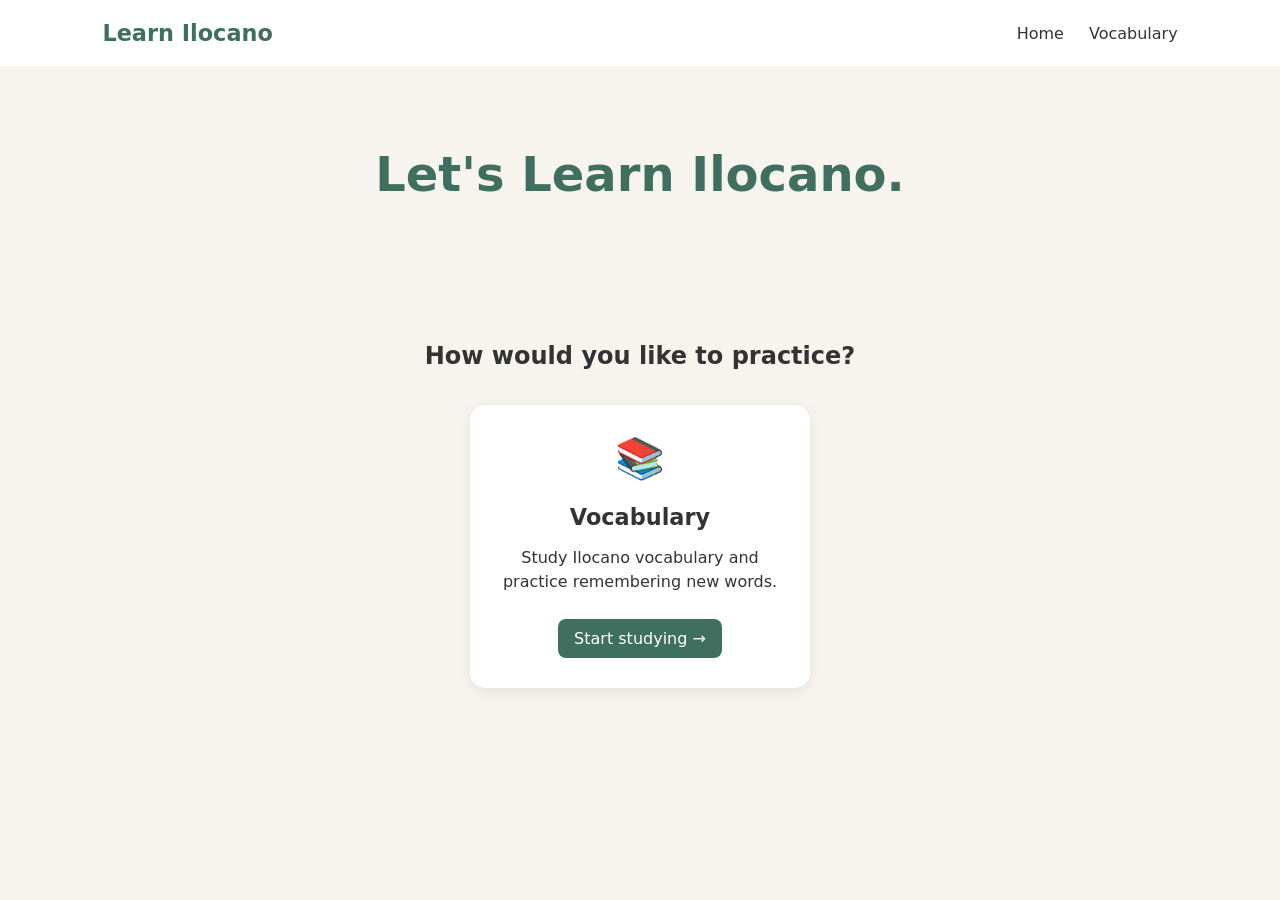
<file: index.html>
<!DOCTYPE html>
<html lang="en">
<head>
  <meta charset="UTF-8">
  <title>Ilocano Learning App</title>
  <link rel="stylesheet" href="style.css">
</head>
 <body> 
  <!-- Navigation --> 
   <nav class="navbar"> 
    <div class="logo">Learn Ilocano</div> 
    <div class="nav-links"> 
      <a href="index.html">Home</a> 
      <a href="categories.html">Vocabulary</a>
    </div> 
  </nav> 
  
  <!-- Hero Section --> 
   <section class="hero"> 
    <div class="hero-text"> 
      <h1>Let's Learn Ilocano.</h1> 
    </div> 
  </section> 
  <!-- Practice Section --> 
   <section class="practice"> 
    <h2>How would you like to practice?</h2> 
    <div class="activity-container"> 
      <!-- Flashcards --> 
       <a class="activity-card" href="categories.html">
        <div class="activity-icon">📚</div>
        <h3>Vocabulary</h3>
        <p>Study Ilocano vocabulary and practice remembering new words.</p>
        <span class="card-button">Start studying →</span>
        </a>
       
      </div> 
    </section> 
     
  </body> 
  </html>
</file>
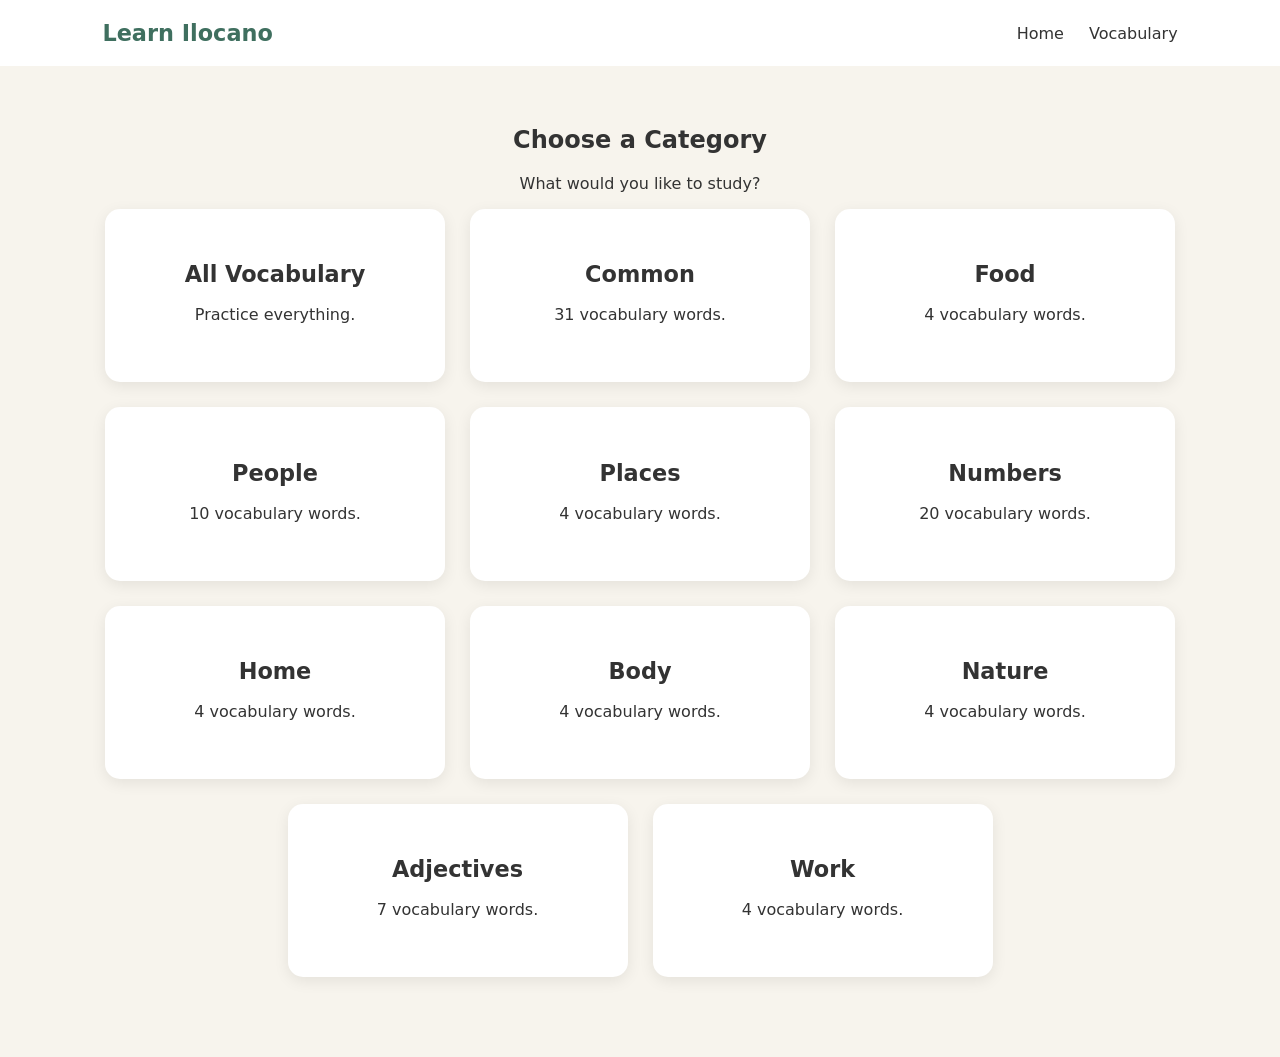
<file: categories.html>
<!DOCTYPE html>

<html lang="en">
<head>
  <meta charset="UTF-8">
  <title>Categories</title>
  <link rel="stylesheet" href="style.css">
</head>

<body>

  <nav class="navbar">
    <div class="logo">Learn Ilocano</div>


<div class="nav-links">
  <a href="index.html">Home</a>
  <a href="categories.html">Vocabulary</a>
</div>


  </nav>

  <section class="practice">
    <h1>Choose a Category</h1>
    <p>What would you like to study?</p>


<div class="activity-container" id="category-container">
</div>


  </section>

  <script src="vocabulary.js"></script>

  <script src="script.js"></script>

</body>
</html>
</file>
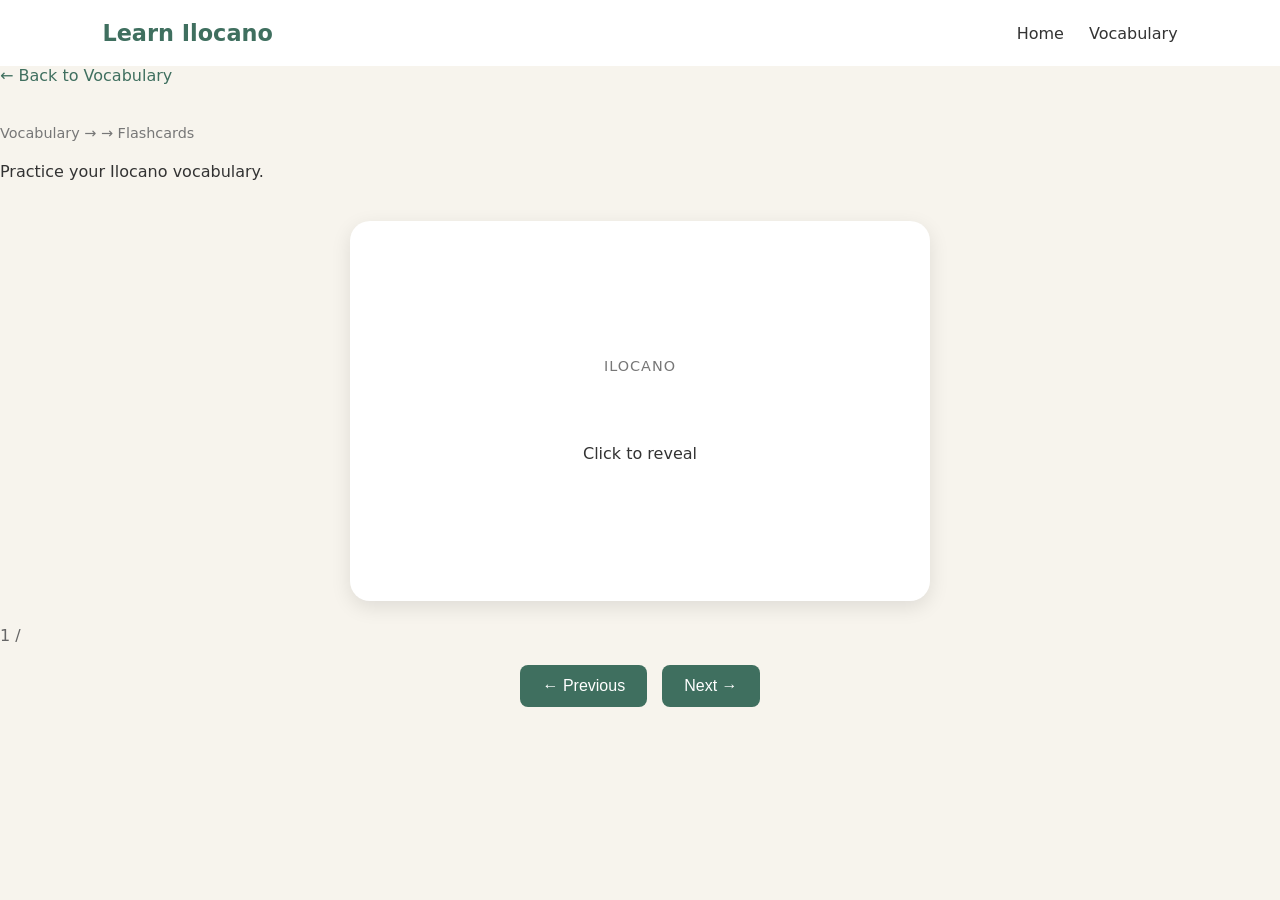
<file: flashcards.html>
<!DOCTYPE html>
<html lang="en">
<head>
  <meta charset="UTF-8">
  <title>Ilocano Flashcards</title>
  <link rel="stylesheet" href="style.css">
</head>

<body>

  <nav class="navbar">
    <div class="logo">Learn Ilocano</div>

    <div class="nav-links">
      <a href="index.html">Home</a>
      <a href="categories.html">Vocabulary</a>
    </div>
  </nav>

  <main class="flashcard-page">

    <a class="back-link" href="categories.html">← Back to Vocabulary</a>

    <div class="flashcard-header">
      <p class="breadcrumb">Vocabulary → <span id="category-name"></span> → Flashcards</p>
      <h1 id="category-title"></h1>
      <p>Practice your Ilocano vocabulary.</p>
    </div>

    <div class="flashcard-container" id="flashcard-container">

      <div class="flashcard" id="flashcard">
        <p class="flashcard-label">Ilocano</p>

        <h2 id="flashcard-word"></h2>

        <p id="flashcard-answer">Click to reveal</p>
      </div>

    </div>

    <div class="flashcard-progress">
      <span id="card-number">1</span> / <span id="total-cards"></span>
    </div>

    <div class="flashcard-controls">
      <button id="previous-button">← Previous</button>
      <button id="next-button">Next →</button>
    </div>
    

  </main>

  <script src="vocabulary.js"></script>
  <script src="script.js"></script>

</body>
</html>
</file>
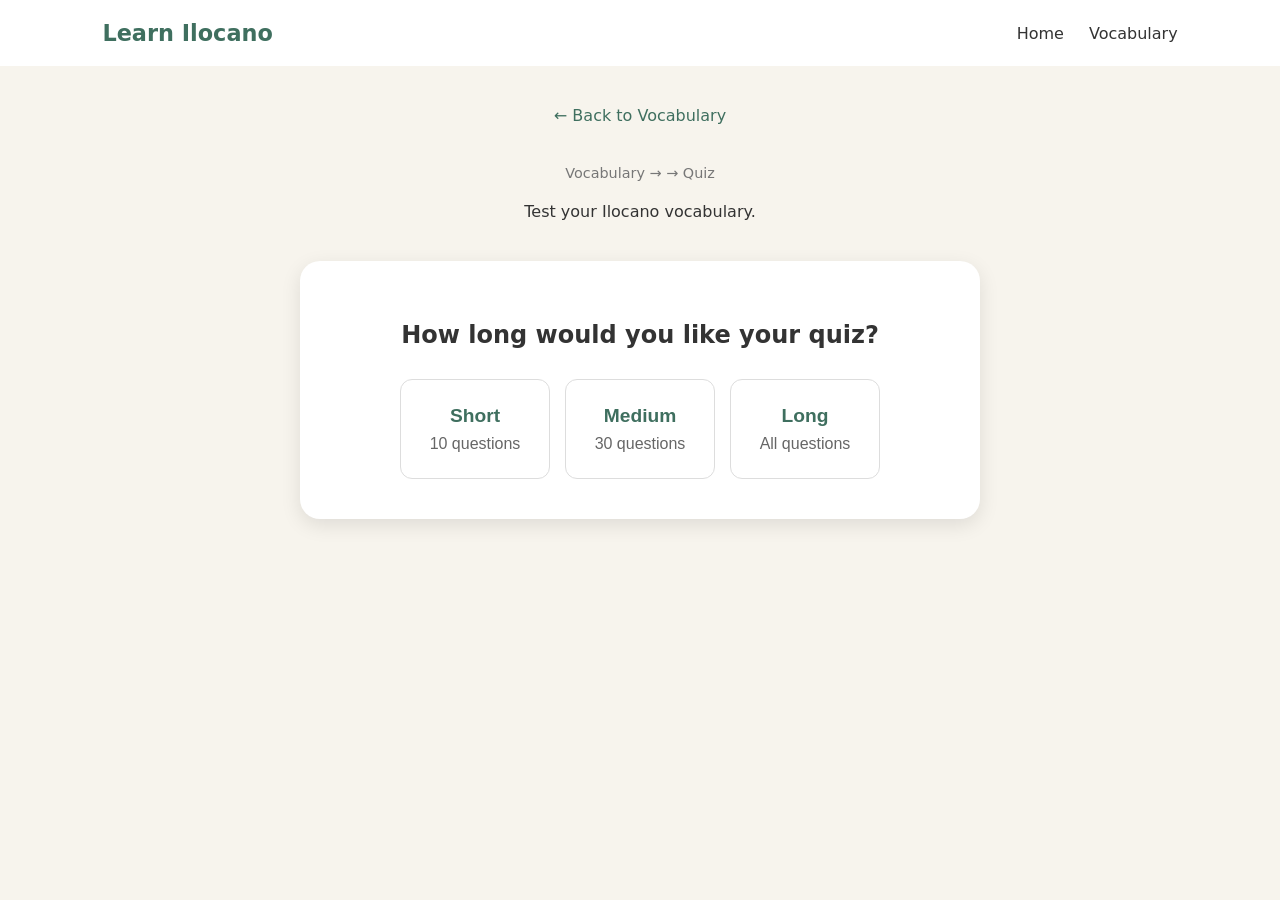
<file: quiz.html>
<!DOCTYPE html>

<html lang="en">
<head>
  <meta charset="UTF-8">
  <title>Ilocano Quiz</title>
  <link rel="stylesheet" href="style.css">
</head>

<body>

  <nav class="navbar">
    <div class="logo">Learn Ilocano</div>

    <div class="nav-links">
      <a href="index.html">Home</a>
      <a href="categories.html">Vocabulary</a>
    </div>
  </nav>

  <main class="quiz-page">

    <a class="back-link" href="categories.html">← Back to Vocabulary</a>

    <div class="quiz-header">
      <p class="breadcrumb">
        Vocabulary → <span id="category-name"></span> → Quiz
      </p>

      <h1 id="category-title"></h1>

      <p>Test your Ilocano vocabulary.</p>
    </div>


    <!-- Quiz Length Selection -->

    <div class="quiz-container" id="quiz-length-container">

      <h2>How long would you like your quiz?</h2>

      <div id="quiz-length-options">

        <button class="quiz-length-button" data-length="10">
          <strong>Short</strong>
          <span>10 questions</span>
        </button>

        <button class="quiz-length-button" data-length="30">
          <strong>Medium</strong>
          <span>30 questions</span>
        </button>

        <button class="quiz-length-button" data-length="all">
          <strong>Long</strong>
          <span id="long-quiz-count">All questions</span>
        </button>

      </div>

    </div>


    <!-- Actual Quiz -->

    <div class="quiz-container" id="quiz-content" style="display: none;">

      <p id="question-number"></p>

      <h2 id="quiz-question"></h2>

      <div id="answer-container"></div>

      <p id="quiz-feedback"></p>

    </div>

    <button
      id="next-question-button"
      style="display: none;"
    >
      Next Question
    </button>
    
    <button
      id="back-to-vocabulary-button"
      style="display: none;"
      onclick="window.location.href='categories.html'"
    >
      ← Back to Vocabulary
    </button>



  </main>

  <script src="vocabulary.js"></script>
  <script src="script.js"></script>

</body>
</html>
</file>
<file: style.css>
:root {
    --primary-color: #3f6f5f;
    --accent-color: #d9a441;
    --background-color: #f7f4ed;
    --card-background: #ffffff;
    --text-color: #333333;
}
body {
    font-family: system-ui, Arial, sans-serif;
    background-color: var(--background-color);
    color: var(--text-color);
    margin: 0;
}
.navbar {
    display: flex;
    justify-content: space-between;
    align-items: center;
    padding: 20px 8%;
    background-color: white;
}

.logo {
    font-size: 1.4rem;
    font-weight: bold;
    color: var(--primary-color);
}

.nav-links {
    display: flex;
    gap: 25px;
}

.nav-links a {
    color: var(--text-color);
    text-decoration: none;
}

.nav-links a:hover {
    color: var(--primary-color);
}
.hero {
    padding: 80px 20px;
    text-align: center;
}

.hero h1 {
    font-size: 3rem;
    color: var(--primary-color);
    margin: 0;
}
.practice {
    padding: 40px 8% 80px;
    text-align: center;
}

.practice h2 {
    margin-bottom: 35px;
}
.activity-container {
    display: flex;
    justify-content: center;
    gap: 25px;
    flex-wrap: wrap;
}

.activity-card {
    width: 280px;
    padding: 30px;
    background-color: var(--card-background);
    border-radius: 15px;
    text-decoration: none;
    color: var(--text-color);
    box-shadow: 0 4px 15px rgba(0, 0, 0, 0.08);
    transition: transform 0.2s;
}

.activity-card:hover {
    transform: translateY(-5px);
}

.activity-icon {
    font-size: 2.5rem;
    margin-bottom: 15px;
}

.activity-card h3 {
    font-size: 1.4rem;
    margin-bottom: 10px;
}

.activity-card p {
    line-height: 1.5;
    margin-bottom: 25px;
}
.card-button {
    display: inline-block;
    padding: 10px 16px;
    border-radius: 8px;
    background-color: var(--primary-color);
    color: white;
    text-decoration: none;
}
//flashcards
/* Flashcard Page */

.flashcard-page {
    max-width: 900px;
    margin: 0 auto;
    padding: 40px 20px 80px;
    text-align: center;
}

.back-link {
    display: inline-block;
    color: var(--primary-color);
    text-decoration: none;
    margin-bottom: 40px;
}

.back-link:hover {
    text-decoration: underline;
}

.flashcard-header {
    margin-bottom: 40px;
}

.breadcrumb {
    font-size: 0.9rem;
    color: #777;
    margin-bottom: 15px;
}

.flashcard-header h1 {
    margin-bottom: 10px;
    color: var(--primary-color);
}

.flashcard-header p {
    margin-top: 0;
}

.flashcard-container {
    display: flex;
    justify-content: center;
    margin-bottom: 25px;
}

.flashcard {
    width: 500px;
    min-height: 300px;
    padding: 40px;
    background-color: var(--card-background);
    border-radius: 20px;
    box-shadow: 0 6px 20px rgba(0, 0, 0, 0.1);

    display: flex;
    flex-direction: column;
    justify-content: center;
    align-items: center;

    cursor: pointer;
}

.flashcard-label {
    font-size: 0.9rem;
    color: #777;
    text-transform: uppercase;
    letter-spacing: 1px;
}

.flashcard h2 {
    font-size: 3rem;
    color: var(--primary-color);
    margin: 20px 0;
}

.flashcard-answer {
    font-size: 1.2rem;
}

.flashcard-progress {
    margin: 20px 0;
    color: #666;
}

.flashcard-controls {
    display: flex;
    justify-content: center;
    gap: 15px;
}

.flashcard-controls button {
    padding: 12px 22px;
    border: none;
    border-radius: 8px;
    background-color: var(--primary-color);
    color: white;
    font-size: 1rem;
    cursor: pointer;
}

.flashcard-controls button:hover {
    opacity: 0.85;
}


/* Quiz Page */

.quiz-page {
    max-width: 900px;
    margin: 0 auto;
    padding: 40px 20px 80px;
    text-align: center;
}

.quiz-header {
    margin-bottom: 40px;
}

.quiz-header h1 {
    margin-bottom: 10px;
    color: var(--primary-color);
}

.quiz-header p {
    margin-top: 0;
}

.quiz-container {
    max-width: 600px;
    margin: 0 auto 30px;
    padding: 40px;
    background-color: var(--card-background);
    border-radius: 20px;
    box-shadow: 0 6px 20px rgba(0, 0, 0, 0.1);
}

#question-number {
    color: #777;
    font-size: 0.9rem;
}

#quiz-question {
    color: var(--primary-color);
    margin: 25px 0;
}

#answer-container {
    display: flex;
    flex-direction: column;
    gap: 12px;
}

#answer-container button {
    padding: 14px 20px;
    border: 1px solid #ddd;
    border-radius: 10px;
    background-color: white;
    color: var(--text-color);
    font-size: 1rem;
    cursor: pointer;
}

#answer-container button:hover {
    background-color: var(--background-color);
}

#quiz-feedback {
    min-height: 25px;
    margin-top: 25px;
    font-weight: bold;
}

#next-question-button {
    padding: 12px 22px;
    border: none;
    border-radius: 8px;
    background-color: var(--primary-color);
    color: white;
    font-size: 1rem;
    cursor: pointer;
}

#next-question-button:hover {
    opacity: 0.85;
}

#answer-container button.correct {
    background-color: #b7e4c7;
    border-color: #40916c;
}

#answer-container button.incorrect {
    background-color: #f8c4c4;
    border-color: #d9534f;
}


/* Quiz Length Selection */

#quiz-length-container h2 {
    margin-bottom: 30px;
}

#quiz-length-options {
    display: flex;
    justify-content: center;
    gap: 15px;
    flex-wrap: wrap;
}

.quiz-length-button {
    width: 150px;
    min-height: 100px;
    padding: 20px;
    border: 1px solid #ddd;
    border-radius: 12px;
    background-color: white;
    color: var(--text-color);
    cursor: pointer;

    display: flex;
    flex-direction: column;
    align-items: center;
    justify-content: center;
    gap: 8px;

    font-size: 1rem;
}

.quiz-length-button strong {
    font-size: 1.2rem;
    color: var(--primary-color);
}

.quiz-length-button span {
    color: #666;
}

.quiz-length-button:hover {
    border-color: var(--primary-color);
    transform: translateY(-3px);
}
</file>
